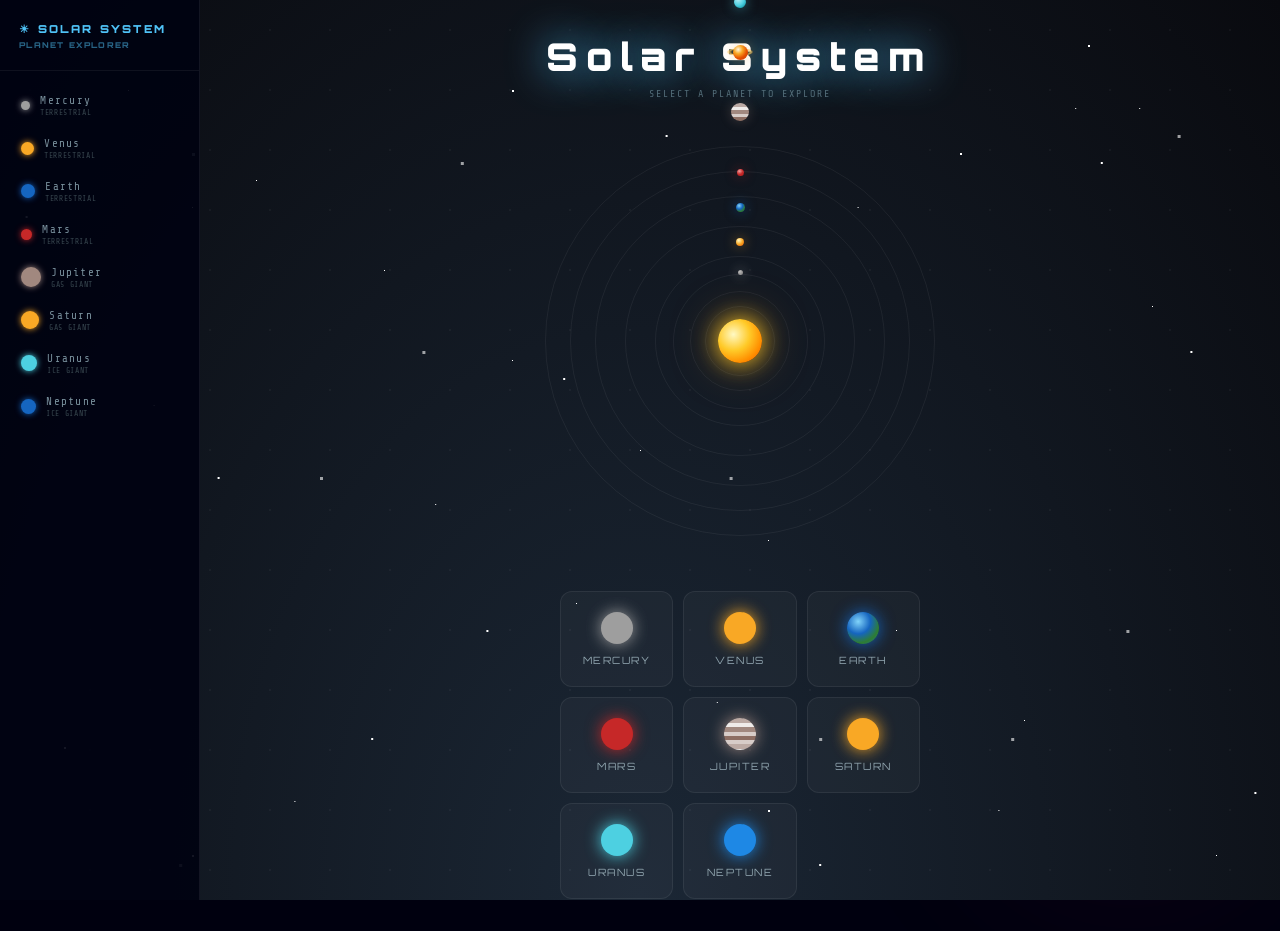
<file: index.html>
<!DOCTYPE html>
<html lang="en">
<head>
    <meta charset="UTF-8">
    <meta name="viewport" content="width=device-width, initial-scale=1.0">
    <title>Solar System Planet Explorer | Interactive Space Journey</title>
    <meta name="description" content="Explore the wonders of our solar system with this interactive planet explorer. Features orbital animations, detailed planetary stats, and stunning space aesthetics.">
    <meta name="keywords" content="solar system, planets, space explorer, interactive astronomy, orbits, mercury, venus, earth, mars, jupiter, saturn, uranus, neptune">
    <meta property="og:title" content="Solar System Planet Explorer">
    <meta property="og:description" content="An interactive journey through our celestial neighborhood.">
    <meta property="og:type" content="website">
    
    <style>
    @import url('https://fonts.googleapis.com/css2?family=Orbitron:wght@400;700;900&family=Share+Tech+Mono&display=swap');
    
    * {
        box-sizing: border-box;
        margin: 0;
        padding: 0;
    }

    body {
        background: #00000f;
        font-family: 'Share Tech Mono', monospace;
        min-height: 100vh;
        overflow-x: hidden;
        color: #e0f7fa;
    }

    .starfield {
        position: fixed;
        inset: 0;
        z-index: 0;
        pointer-events: none;
        background: radial-gradient(ellipse at bottom, #1B2735 0%, #090A0F 100%);
    }

    .stars-l1, .stars-l2, .stars-l3 {
        position: absolute;
        top: 0;
        left: 0;
        width: 1px;
        height: 1px;
        background: transparent;
    }

    .stars-l1 {
        box-shadow: 15vw 23vh #fff, 84vw 12vh #fff, 45vw 67vh #fff, 23vw 89vh #fff, 12vw 45vh #fff, 67vw 23vh #fff, 89vw 12vh #fff, 34vw 56vh #fff, 56vw 78vh #fff, 78vw 90vh #fff, 90vw 34vh #fff, 10vw 10vh #fff, 20vw 20vh #fff, 30vw 30vh #fff, 40vw 40vh #fff, 50vw 50vh #fff, 60vw 60vh #fff, 70vw 70vh #fff, 80vw 80vh #fff, 95vw 95vh #fff;
        animation: twinkle 4s infinite alternate;
    }

    .stars-l2 {
        box-shadow: 5vw 83vh #fff, 44vw 42vh #fff, 75vw 17vh #fff, 93vw 39vh #fff, 52vw 15vh #fff, 17vw 53vh #fff, 29vw 82vh #fff, 64vw 96vh #fff, 86vw 18vh #fff, 38vw 70vh #fff, 2vw 24vh #fff, 98vw 88vh #fff, 15vw 95vh #fff, 85vw 5vh #fff, 40vw 10vh #fff, 60vw 90vh #fff;
        width: 2px;
        height: 2px;
        animation: twinkle 6s infinite alternate-reverse;
    }

    .stars-l3 {
        box-shadow: 25vw 53vh #fff, 64vw 82vh #fff, 15vw 17vh #fff, 33vw 39vh #fff, 92vw 15vh #fff, 57vw 53vh #fff, 79vw 82vh #fff, 14vw 96vh #fff, 36vw 18vh #fff, 88vw 70vh #fff;
        width: 3px;
        height: 3px;
        opacity: 0.6;
        animation: twinkle 3s infinite alternate;
    }

    @keyframes twinkle {
        0% { opacity: 0.2; transform: scale(0.8); }
        100% { opacity: 0.8; transform: scale(1.2); }
    }

    .nebula {
        position: fixed;
        border-radius: 50%;
        filter: blur(90px);
        pointer-events: none;
        opacity: 0.1;
        z-index: 0;
        animation: nebulaFloat 25s ease-in-out infinite alternate;
    }

    @keyframes nebulaFloat {
        from { transform: translate(0, 0) scale(1); }
        to { transform: translate(60px, 40px) scale(1.15); }
    }

    .shooter {
        position: fixed;
        width: 100px;
        height: 1px;
        background: linear-gradient(90deg, #fff, transparent);
        z-index: 1;
        pointer-events: none;
        opacity: 0;
        animation: shoot 8s linear infinite;
    }

    .s1 { top: 10%; left: 20%; animation-delay: 0s; transform: rotate(35deg); }
    .s2 { top: 40%; left: 60%; animation-delay: 3s; transform: rotate(45deg); }
    .s3 { top: 70%; left: 10%; animation-delay: 6s; transform: rotate(25deg); }

    @keyframes shoot {
        0% { transform: translate(0, 0) rotate(inherit) scaleX(0); opacity: 0; }
        5% { opacity: 1; transform: translate(30px, 20px) rotate(inherit) scaleX(1); }
        15% { transform: translate(400px, 300px) rotate(inherit) scaleX(1.5); opacity: 0; }
        100% { transform: translate(400px, 300px) rotate(inherit) scaleX(1.5); opacity: 0; }
    }

    input[type=radio] {
        position: absolute;
        opacity: 0;
        width: 0;
        height: 0;
        pointer-events: none;
    }

    .shell {
        position: relative;
        z-index: 1;
        display: grid;
        grid-template-columns: 200px 1fr;
        min-height: 100vh;
    }

    .shell::before {
        content: '';
        position: fixed;
        inset: 0;
        background-image: radial-gradient(rgba(255, 255, 255, 0.04) 1px, transparent 1px);
        background-size: 60px 60px;
        pointer-events: none;
        z-index: -1;
    }

    .sidebar {
        background: rgba(0, 3, 18, 0.92);
        border-right: 1px solid rgba(255, 255, 255, 0.07);
        display: flex;
        flex-direction: column;
        padding: 1.4rem 0;
        position: sticky;
        top: 0;
        height: 100vh;
        overflow-y: auto;
    }

    .sidebar-logo {
        font-family: 'Orbitron', monospace;
        font-size: 11px;
        font-weight: 900;
        letter-spacing: 0.2em;
        color: #4fc3f7;
        padding: 0 1.2rem 1.2rem;
        border-bottom: 1px solid rgba(255, 255, 255, 0.06);
        margin-bottom: 0.8rem;
        line-height: 1.4;
    }

    .sidebar-logo span {
        display: block;
        font-size: 8px;
        opacity: 0.5;
        letter-spacing: 0.15em;
        margin-top: 2px;
    }

    .nav-item {
        display: flex;
        align-items: center;
        gap: 10px;
        padding: 10px 1.2rem;
        cursor: pointer;
        border-left: 2px solid transparent;
        transition: background 0.2s, border-color 0.2s;
        user-select: none;
    }

    .nav-item:hover {
        background: rgba(255, 255, 255, 0.04);
    }

    .nav-dot {
        width: var(--ds, 10px);
        height: var(--ds, 10px);
        border-radius: 50%;
        background: var(--pc);
        flex-shrink: 0;
        box-shadow: 0 0 6px var(--pc);
    }

    .nav-name {
        font-size: 11px;
        letter-spacing: 0.12em;
        color: #78909c;
        transition: color 0.2s;
    }

    .nav-type {
        font-size: 8px;
        color: #37474f;
        letter-spacing: 0.08em;
        display: block;
        margin-top: 1px;
    }

    .main {
        display: flex;
        flex-direction: column;
        align-items: center;
        justify-content: center;
        padding: 2rem 1rem;
        min-height: 100vh;
        position: relative;
    }

    .home-screen {
        text-align: center;
        animation: fadeUp 0.6s ease forwards;
    }

    .home-screen h1 {
        font-family: 'Orbitron', monospace;
        font-size: clamp(1.4rem, 4vw, 2.4rem);
        font-weight: 900;
        color: #fff;
        letter-spacing: 0.2em;
        text-shadow: 0 0 40px #4fc3f7;
        margin-bottom: 0.5rem;
    }

    .home-screen p {
        font-size: 10px;
        color: #546e7a;
        letter-spacing: 0.2em;
        margin-bottom: 2rem;
    }

    .home-grid {
        display: grid;
        grid-template-columns: repeat(3, 1fr);
        gap: 10px;
        max-width: 360px;
        margin: 0 auto;
    }

    .home-card {
        background: rgba(255, 255, 255, 0.03);
        border: 1px solid rgba(255, 255, 255, 0.07);
        border-radius: 12px;
        padding: 20px 10px;
        cursor: pointer;
        text-align: center;
        transition: all 0.3s cubic-bezier(0.4, 0, 0.2, 1);
    }

    .home-card:hover {
        background: rgba(255, 255, 255, 0.08);
        border-color: var(--pc);
        transform: translateY(-8px);
        box-shadow: 0 10px 30px -10px var(--pc);
    }

    .home-card .hc-dot {
        width: 32px;
        height: 32px;
        border-radius: 50%;
        margin: 0 auto 10px;
        background: var(--pc);
        box-shadow: 0 0 16px var(--pc);
        transition: transform 0.3s ease;
    }

    .home-card:hover .hc-dot {
        transform: scale(1.15);
    }

    .home-card .hc-name {
        font-family: 'Orbitron', monospace;
        font-size: 10px;
        color: #90a4ae;
        letter-spacing: 0.15em;
    }

    .home-card:hover .hc-name {
        color: #fff;
    }

    .planet-screen {
        display: none;
        width: 100%;
        flex-direction: column;
        align-items: center;
        gap: 1.5rem;
        animation: fadeSlide 0.6s cubic-bezier(0.23, 1, 0.32, 1) forwards;
    }

    @keyframes fadeSlide {
        from { opacity: 0; transform: translateY(40px) scale(0.9); }
        to { opacity: 1; transform: none; }
    }

    @keyframes fadeUp {
        from { opacity: 0; transform: translateY(20px); }
        to { opacity: 1; transform: none; }
    }

    .orbit-stage {
        position: relative;
        width: min(340px, 80vw);
        height: min(340px, 80vw);
        display: flex;
        align-items: center;
        justify-content: center;
        flex-shrink: 0;
    }

    .sun-mini {
        position: absolute;
        width: 46px;
        height: 46px;
        border-radius: 50%;
        background: radial-gradient(circle at 38% 35%, #fff9c4, #ffca28 30%, #ff8f00 65%, #e65100);
        box-shadow: 0 0 18px 8px #ffca28, 0 0 45px 18px #ff8f0077;
        animation: pulse 3s ease-in-out infinite alternate;
        z-index: 5;
    }

    .sun-mini::after {
        content: '';
        position: absolute;
        inset: -10px;
        border-radius: 50%;
        background: radial-gradient(circle, #ffca28 0%, transparent 75%);
        animation: flare 4s linear infinite;
        opacity: 0.3;
    }

    @keyframes flare {
        from { transform: rotate(0deg) scale(1); }
        to { transform: rotate(360deg) scale(1.2); }
    }

    @keyframes pulse {
        0% { box-shadow: 0 0 18px 8px #ffca28, 0 0 45px 18px #ff8f0077; }
        100% { box-shadow: 0 0 28px 14px #ffe082, 0 0 65px 28px #ff8f00aa; }
    }

    .orbit-ring {
        position: absolute;
        border-radius: 50%;
        border: 1px solid rgba(255, 255, 255, 0.1);
        width: var(--ow);
        height: var(--ow);
        animation: spin var(--period, 20s) linear infinite;
        display: flex;
        align-items: flex-start;
        justify-content: center;
        pointer-events: none;
    }

    @keyframes spin {
        from { transform: rotate(0deg); }
        to { transform: rotate(360deg); }
    }

    @keyframes spinR {
        from { transform: rotate(0deg); }
        to { transform: rotate(-360deg); }
    }

    .orbit-planet {
        width: var(--ps);
        height: var(--ps);
        border-radius: 50%;
        background: var(--pb);
        box-shadow: 0 0 12px var(--pg);
        margin-top: calc(var(--ow) / -2 - var(--ps) / 2);
        animation: spinR var(--period, 20s) linear infinite;
        pointer-events: none;
        flex-shrink: 0;
    }

    .jup-bands {
        background: repeating-linear-gradient(180deg, #bcaaa4 0, #bcaaa4 4px, #efebe9 4px, #efebe9 7px, #a1887f 7px, #a1887f 11px, #d7ccc8 11px, #d7ccc8 14px, #8d6e63 14px, #8d6e63 18px, #d7ccc8 18px, #d7ccc8 22px, #efebe9 22px, #efebe9 25px, #bcaaa4 25px, #bcaaa4 29px, #a1887f 29px, #a1887f 33px, #d7ccc8 33px, #d7ccc8 36px) !important;
    }

    .saturn-wrap-s {
        position: relative;
        width: var(--ps);
        height: var(--ps);
        margin-top: calc(var(--ow) / -2 - var(--ps) / 2);
        animation: spinR var(--period, 20s) linear infinite;
        flex-shrink: 0;
        pointer-events: none;
    }

    .saturn-body-s {
        width: 100%;
        height: 100%;
        border-radius: 50%;
        background: radial-gradient(circle at 35% 30%, #fff8e1, #f9a825, #e65100 60%, #bf360c);
        box-shadow: 0 0 14px #f9a82566;
        position: relative;
        z-index: 2;
    }

    .saturn-ring-s {
        position: absolute;
        top: 50%;
        left: 50%;
        transform: translate(-50%, -50%) rotateX(72deg);
        width: calc(var(--ps) * 2.1);
        height: calc(var(--ps) * 2.1);
        border-radius: 50%;
        background: radial-gradient(ellipse, transparent 37%, rgba(249, 168, 37, 0.5) 39%, rgba(255, 224, 130, 0.7) 48%, rgba(249, 168, 37, 0.4) 53%, transparent 56%) center/100% 100%;
        z-index: 1;
        pointer-events: none;
    }

    .stats-card {
        background: rgba(0, 4, 22, 0.85);
        border-radius: 10px;
        padding: 1.2rem 1.4rem;
        width: min(440px, 90vw);
        border: 1px solid var(--pc-border, rgba(255, 255, 255, 0.1));
    }

    .stats-top {
        display: flex;
        align-items: center;
        gap: 14px;
        margin-bottom: 1rem;
        padding-bottom: 0.9rem;
        border-bottom: 1px solid rgba(255, 255, 255, 0.06);
    }

    .stats-icon {
        width: 42px;
        height: 42px;
        border-radius: 50%;
        background: var(--pb);
        box-shadow: 0 0 16px var(--pg);
        flex-shrink: 0;
    }

    .stats-icon.jup-bands {
        border-radius: 50%;
    }

    .stats-title {
        font-family: 'Orbitron', monospace;
        font-size: 16px;
        font-weight: 900;
        letter-spacing: 0.15em;
        color: #fff;
    }

    .stats-subtitle {
        font-size: 8px;
        color: #4fc3f7;
        letter-spacing: 0.18em;
        margin-top: 3px;
        opacity: 0.75;
    }

    .stats-grid {
        display: grid;
        grid-template-columns: 1fr 1fr;
        gap: 6px;
    }

    .sstat {
        background: rgba(255, 255, 255, 0.03);
        border-radius: 5px;
        padding: 8px 10px;
        border: 1px solid rgba(255, 255, 255, 0.05);
    }

    .sstat .sk {
        font-size: 7.5px;
        color: #546e7a;
        letter-spacing: 0.1em;
        margin-bottom: 3px;
    }

    .sstat .sv {
        font-size: 11px;
        color: #e0f7fa;
        font-weight: 700;
        letter-spacing: 0.05em;
    }

    .fun-fact {
        margin-top: 10px;
        background: rgba(79, 195, 247, 0.05);
        border: 1px solid rgba(79, 195, 247, 0.15);
        border-radius: 5px;
        padding: 8px 10px;
    }

    .fun-fact .sk {
        font-size: 7.5px;
        color: #4fc3f7;
        letter-spacing: 0.1em;
        margin-bottom: 3px;
    }

    .fun-fact .sv {
        font-size: 10px;
        color: #b0bec5;
        line-height: 1.5;
    }

    .solar-system-view {
        position: relative;
        width: min(420px, 90vw);
        height: min(420px, 90vw);
        margin: 1.5rem auto 2.5rem;
        display: flex;
        align-items: center;
        justify-content: center;
    }

    .sun-main {
        width: 44px;
        height: 44px;
        background: radial-gradient(circle at 35% 35%, #fff9c4, #ffca28 40%, #ff8f00 70%, #e65100);
        border-radius: 50%;
        box-shadow: 0 0 25px #ffca28, 0 0 50px rgba(255, 143, 0, 0.4);
        position: relative;
        z-index: 2;
        animation: pulse 3s ease-in-out infinite alternate;
    }

    .solar-system-view .orbit-ring {
        border-color: rgba(255, 255, 255, 0.06);
    }

    .home-screen {
        display: block;
    }

    #r-mercury:checked ~ .shell .main .p-mercury,
    #r-venus:checked   ~ .shell .main .p-venus,
    #r-earth:checked   ~ .shell .main .p-earth,
    #r-mars:checked    ~ .shell .main .p-mars,
    #r-jupiter:checked ~ .shell .main .p-jupiter,
    #r-saturn:checked  ~ .shell .main .p-saturn,
    #r-uranus:checked  ~ .shell .main .p-uranus,
    #r-neptune:checked ~ .shell .main .p-neptune {
        display: flex;
    }

    #r-mercury:checked ~ .shell .main .home-screen,
    #r-venus:checked   ~ .shell .main .home-screen,
    #r-earth:checked   ~ .shell .main .home-screen,
    #r-mars:checked    ~ .shell .main .home-screen,
    #r-jupiter:checked ~ .shell .main .home-screen,
    #r-saturn:checked  ~ .shell .main .home-screen,
    #r-uranus:checked  ~ .shell .main .home-screen,
    #r-neptune:checked ~ .shell .main .home-screen {
        display: none;
    }

    #r-mercury:checked ~ .shell .sidebar .nav-mercury,
    #r-venus:checked   ~ .shell .sidebar .nav-venus,
    #r-earth:checked   ~ .shell .sidebar .nav-earth,
    #r-mars:checked    ~ .shell .sidebar .nav-mars,
    #r-jupiter:checked ~ .shell .sidebar .nav-jupiter,
    #r-saturn:checked  ~ .shell .sidebar .nav-saturn,
    #r-uranus:checked  ~ .shell .sidebar .nav-uranus,
    #r-neptune:checked ~ .shell .sidebar .nav-neptune {
        border-left-color: #4fc3f7;
        background: rgba(79, 195, 247, 0.07);
    }

    #r-mercury:checked ~ .shell .sidebar .nav-mercury .nav-name,
    #r-venus:checked   ~ .shell .sidebar .nav-venus .nav-name,
    #r-earth:checked   ~ .shell .sidebar .nav-earth .nav-name,
    #r-mars:checked    ~ .shell .sidebar .nav-mars .nav-name,
    #r-jupiter:checked ~ .shell .sidebar .nav-jupiter .nav-name,
    #r-saturn:checked  ~ .shell .sidebar .nav-saturn .nav-name,
    #r-uranus:checked  ~ .shell .sidebar .nav-uranus .nav-name,
    #r-neptune:checked ~ .shell .sidebar .nav-neptune .nav-name {
        color: #e0f7fa;
    }

    .back-lbl {
        font-size: 9px;
        color: #37474f;
        letter-spacing: 0.15em;
        cursor: pointer;
        margin-bottom: 0.5rem;
        transition: color 0.2s;
        align-self: flex-start;
        padding-left: 1rem;
    }

    .back-lbl:hover {
        color: #4fc3f7;
    }

    @media(max-width: 500px) {
        .shell { grid-template-columns: 1fr; }
        .sidebar {
            height: auto;
            position: static;
            flex-direction: row;
            flex-wrap: wrap;
            padding: 0.6rem;
            gap: 4px;
            border-right: none;
            border-bottom: 1px solid rgba(255, 255, 255, 0.07);
        }
        .sidebar-logo { display: none; }
        .nav-item {
            padding: 6px 10px;
            border-left: none;
            border-bottom: 2px solid transparent;
            flex-direction: column;
            gap: 3px;
            text-align: center;
        }
        .nav-type { display: none; }
        .main { min-height: auto; padding: 1.2rem 0.8rem; }
    }
    </style>
</head>
<body>
    <div class="sr-only" role="img" aria-label="Solar System Planet Explorer — click any planet from the sidebar to view its solo orbit and stats"></div>

    <!-- Radio inputs — one per planet -->
    <input type="radio" name="planet" id="r-home" checked aria-hidden="true">
    <input type="radio" name="planet" id="r-mercury" aria-hidden="true">
    <input type="radio" name="planet" id="r-venus" aria-hidden="true">
    <input type="radio" name="planet" id="r-earth" aria-hidden="true">
    <input type="radio" name="planet" id="r-mars" aria-hidden="true">
    <input type="radio" name="planet" id="r-jupiter" aria-hidden="true">
    <input type="radio" name="planet" id="r-saturn" aria-hidden="true">
    <input type="radio" name="planet" id="r-uranus" aria-hidden="true">
    <input type="radio" name="planet" id="r-neptune" aria-hidden="true">

    <div class="nebula" style="width:400px;height:400px;background:#1a237e;top:-100px;left:-100px"></div>
    <div class="nebula" style="width:300px;height:300px;background:#880e4f;bottom:0;right:0"></div>
    <div class="starfield">
        <div class="stars-l1"></div>
        <div class="stars-l2"></div>
        <div class="stars-l3"></div>
    </div>
    <div class="shooter s1"></div>
    <div class="shooter s2"></div>
    <div class="shooter s3"></div>

    <div class="shell">
        <!-- ── SIDEBAR ── -->
        <nav class="sidebar">
            <label class="sidebar-logo" for="r-home" style="cursor:pointer">☀ SOLAR SYSTEM<span>PLANET EXPLORER</span></label>

            <label class="nav-item nav-mercury" for="r-mercury" style="--pc:#9e9e9e;--ds:9px">
                <div class="nav-dot"></div>
                <div><div class="nav-name">Mercury</div><span class="nav-type">TERRESTRIAL</span></div>
            </label>
            <label class="nav-item nav-venus" for="r-venus" style="--pc:#f9a825;--ds:13px">
                <div class="nav-dot"></div>
                <div><div class="nav-name">Venus</div><span class="nav-type">TERRESTRIAL</span></div>
            </label>
            <label class="nav-item nav-earth" for="r-earth" style="--pc:#1565c0;--ds:14px">
                <div class="nav-dot"></div>
                <div><div class="nav-name">Earth</div><span class="nav-type">TERRESTRIAL</span></div>
            </label>
            <label class="nav-item nav-mars" for="r-mars" style="--pc:#c62828;--ds:11px">
                <div class="nav-dot"></div>
                <div><div class="nav-name">Mars</div><span class="nav-type">TERRESTRIAL</span></div>
            </label>
            <label class="nav-item nav-jupiter" for="r-jupiter" style="--pc:#a1887f;--ds:20px">
                <div class="nav-dot"></div>
                <div><div class="nav-name">Jupiter</div><span class="nav-type">GAS GIANT</span></div>
            </label>
            <label class="nav-item nav-saturn" for="r-saturn" style="--pc:#f9a825;--ds:18px">
                <div class="nav-dot"></div>
                <div><div class="nav-name">Saturn</div><span class="nav-type">GAS GIANT</span></div>
            </label>
            <label class="nav-item nav-uranus" for="r-uranus" style="--pc:#4dd0e1;--ds:16px">
                <div class="nav-dot"></div>
                <div><div class="nav-name">Uranus</div><span class="nav-type">ICE GIANT</span></div>
            </label>
            <label class="nav-item nav-neptune" for="r-neptune" style="--pc:#1565c0;--ds:15px">
                <div class="nav-dot"></div>
                <div><div class="nav-name">Neptune</div><span class="nav-type">ICE GIANT</span></div>
            </label>
        </nav>

        <!-- ── MAIN ── -->
        <main class="main">
            <!-- Home -->
            <div class="home-screen">
                <h1>Solar System</h1>
                <p>SELECT A PLANET TO EXPLORE</p>
                
                <div class="solar-system-view">
                    <div class="sun-main"></div>
                    <!-- Mercury -->
                    <div class="orbit-ring" style="--ow:70px;--period:4s">
                        <div class="orbit-planet" style="--ow:70px;--ps:5px;--pb:radial-gradient(circle at 35% 30%,#bdbdbd,#757575);--pg:#9e9e9e;--period:4s"></div>
                    </div>
                    <!-- Venus -->
                    <div class="orbit-ring" style="--ow:100px;--period:9s">
                        <div class="orbit-planet" style="--ow:100px;--ps:8px;--pb:radial-gradient(circle at 35% 30%,#fff9c4,#f9a825,#e65100);--pg:#f9a82588;--period:9s"></div>
                    </div>
                    <!-- Earth -->
                    <div class="orbit-ring" style="--ow:135px;--period:15s">
                        <div class="orbit-planet" style="--ow:135px;--ps:9px;--pb:radial-gradient(circle at 35% 30%,#81d4fa,#1565c0 40%,#2e7d32 70%,#1565c0);--pg:#1565c088;--period:15s"></div>
                    </div>
                    <!-- Mars -->
                    <div class="orbit-ring" style="--ow:170px;--period:28s">
                        <div class="orbit-planet" style="--ow:170px;--ps:7px;--pb:radial-gradient(circle at 35% 30%,#ef9a9a,#c62828,#b71c1c);--pg:#c6282888;--period:28s"></div>
                    </div>
                    <!-- Jupiter -->
                    <div class="orbit-ring" style="--ow:230px;--period:45s">
                        <div class="orbit-planet jup-bands" style="--ow:230px;--ps:18px;--pb:#a1887f;--pg:#a1887f55;--period:45s"></div>
                    </div>
                    <!-- Saturn -->
                    <div class="orbit-ring" style="--ow:290px;--period:65s">
                        <div class="saturn-wrap-s" style="--ow:290px;--ps:15px;--period:65s">
                            <div class="saturn-body-s"></div>
                            <div class="saturn-ring-s" style="width:calc(15px*2.2);height:calc(15px*2.2)"></div>
                        </div>
                    </div>
                    <!-- Uranus -->
                    <div class="orbit-ring" style="--ow:340px;--period:90s">
                        <div class="orbit-planet" style="--ow:340px;--ps:12px;--pb:radial-gradient(circle at 35% 30%,#b2ebf2,#4dd0e1,#00838f);--pg:#4dd0e188;--period:90s"></div>
                    </div>
                    <!-- Neptune -->
                    <div class="orbit-ring" style="--ow:390px;--period:120s">
                        <div class="orbit-planet" style="--ow:390px;--ps:11px;--pb:radial-gradient(circle at 35% 30%,#90caf9,#1565c0,#0d47a1);--pg:#1565c088;--period:120s"></div>
                    </div>
                </div>

                <div class="home-grid">
                    <label class="home-card" for="r-mercury" style="--pc:#9e9e9e"><div class="hc-dot"></div><div class="hc-name">MERCURY</div></label>
                    <label class="home-card" for="r-venus"   style="--pc:#f9a825"><div class="hc-dot"></div><div class="hc-name">VENUS</div></label>
                    <label class="home-card" for="r-earth"   style="--pc:#1565c0"><div class="hc-dot" style="background:radial-gradient(circle at 35% 30%,#81d4fa,#1565c0 40%,#2e7d32 70%,#1565c0)"></div><div class="hc-name">EARTH</div></label>
                    <label class="home-card" for="r-mars"    style="--pc:#c62828"><div class="hc-dot"></div><div class="hc-name">MARS</div></label>
                    <label class="home-card" for="r-jupiter" style="--pc:#a1887f"><div class="hc-dot" style="background:repeating-linear-gradient(180deg,#bcaaa4 0,#bcaaa4 5px,#efebe9 5px,#efebe9 9px,#a1887f 9px,#a1887f 14px,#d7ccc8 14px,#d7ccc8 18px,#8d6e63 18px,#8d6e63 22px,#d7ccc8 22px,#d7ccc8 26px);border-radius:50%"></div><div class="hc-name">JUPITER</div></label>
                    <label class="home-card" for="r-saturn"  style="--pc:#f9a825"><div class="hc-dot"></div><div class="hc-name">SATURN</div></label>
                    <label class="home-card" for="r-uranus"  style="--pc:#4dd0e1"><div class="hc-dot"></div><div class="hc-name">URANUS</div></label>
                    <label class="home-card" for="r-neptune" style="--pc:#1e88e5"><div class="hc-dot"></div><div class="hc-name">NEPTUNE</div></label>
                </div>
            </div>

            <!-- ── MERCURY ── -->
            <section class="planet-screen p-mercury">
                <label class="back-lbl" for="r-home">← BACK TO SYSTEM</label>
                <div class="orbit-stage">
                    <div class="sun-mini"></div>
                    <div class="orbit-ring" style="--ow:260px;--period:8s">
                        <div class="orbit-planet" style="--ow:260px;--ps:14px;--pb:radial-gradient(circle at 35% 30%,#bdbdbd,#757575);--pg:#9e9e9e;--period:8s"></div>
                    </div>
                </div>
                <article class="stats-card" style="--pb:radial-gradient(circle at 35% 30%,#bdbdbd,#757575);--pg:#9e9e9e88;--pc-border:#9e9e9e33">
                    <div class="stats-top">
                        <div class="stats-icon" style="background:radial-gradient(circle at 35% 30%,#bdbdbd,#757575);box-shadow:0 0 14px #9e9e9e66"></div>
                        <div><div class="stats-title">Mercury</div><div class="stats-subtitle">TERRESTRIAL · INNERMOST PLANET</div></div>
                    </div>
                    <div class="stats-grid">
                        <div class="sstat"><div class="sk">DIAMETER</div><div class="sv">4,879 km</div></div>
                        <div class="sstat"><div class="sk">MASS</div><div class="sv">3.30×10²³ kg</div></div>
                        <div class="sstat"><div class="sk">ORBIT PERIOD</div><div class="sv">88 days</div></div>
                        <div class="sstat"><div class="sk">FROM SUN</div><div class="sv">57.9M km</div></div>
                        <div class="sstat"><div class="sk">TEMP RANGE</div><div class="sv">-180°→430°C</div></div>
                        <div class="sstat"><div class="sk">MOONS</div><div class="sv">0</div></div>
                        <div class="sstat"><div class="sk">GRAVITY</div><div class="sv">3.7 m/s²</div></div>
                        <div class="sstat"><div class="sk">ORBIT SPEED</div><div class="sv">47.4 km/s</div></div>
                    </div>
                    <div class="fun-fact"><div class="sk">⚡ FUN FACT</div><div class="sv">Despite being closest to the Sun, Mercury is not the hottest planet — Venus is, due to its thick atmosphere.</div></div>
                </article>
            </section>

            <!-- ── VENUS ── -->
            <section class="planet-screen p-venus">
                <label class="back-lbl" for="r-home">← BACK TO SYSTEM</label>
                <div class="orbit-stage">
                    <div class="sun-mini"></div>
                    <div class="orbit-ring" style="--ow:260px;--period:20s">
                        <div class="orbit-planet" style="--ow:260px;--ps:20px;--pb:radial-gradient(circle at 35% 30%,#fff9c4,#f9a825,#e65100);--pg:#f9a82588;--period:20s"></div>
                    </div>
                </div>
                <article class="stats-card" style="--pc-border:#f9a82533">
                    <div class="stats-top">
                        <div class="stats-icon" style="background:radial-gradient(circle at 35% 30%,#fff9c4,#f9a825,#e65100);box-shadow:0 0 14px #f9a82566"></div>
                        <div><div class="stats-title" style="color:#ffcc02">Venus</div><div class="stats-subtitle">TERRESTRIAL · HOTTEST PLANET</div></div>
                    </div>
                    <div class="stats-grid">
                        <div class="sstat"><div class="sk">DIAMETER</div><div class="sv">12,104 km</div></div>
                        <div class="sstat"><div class="sk">MASS</div><div class="sv">4.87×10²⁴ kg</div></div>
                        <div class="sstat"><div class="sk">ORBIT PERIOD</div><div class="sv">225 days</div></div>
                        <div class="sstat"><div class="sk">FROM SUN</div><div class="sv">108.2M km</div></div>
                        <div class="sstat"><div class="sk">SURFACE TEMP</div><div class="sv">465°C avg</div></div>
                        <div class="sstat"><div class="sk">MOONS</div><div class="sv">0</div></div>
                        <div class="sstat"><div class="sk">GRAVITY</div><div class="sv">8.87 m/s²</div></div>
                        <div class="sstat"><div class="sk">ORBIT SPEED</div><div class="sv">35 km/s</div></div>
                    </div>
                    <div class="fun-fact"><div class="sk">⚡ FUN FACT</div><div class="sv">Venus rotates backwards compared to most planets. A day on Venus is longer than its year!</div></div>
                </article>
            </section>

            <!-- ── EARTH ── -->
            <section class="planet-screen p-earth">
                <label class="back-lbl" for="r-home">← BACK TO SYSTEM</label>
                <div class="orbit-stage">
                    <div class="sun-mini"></div>
                    <div class="orbit-ring" style="--ow:260px;--period:16s">
                        <div class="orbit-planet" style="--ow:260px;--ps:22px;--pb:radial-gradient(circle at 35% 30%,#81d4fa,#1565c0 40%,#2e7d32 70%,#1565c0);--pg:#1565c088;--period:16s"></div>
                    </div>
                </div>
                <article class="stats-card" style="--pc-border:#1565c033">
                    <div class="stats-top">
                        <div class="stats-icon" style="background:radial-gradient(circle at 35% 30%,#81d4fa,#1565c0 40%,#2e7d32 70%,#1565c0);box-shadow:0 0 14px #1565c066"></div>
                        <div><div class="stats-title" style="color:#4fc3f7">Earth</div><div class="stats-subtitle">TERRESTRIAL · OUR HOME</div></div>
                    </div>
                    <div class="stats-grid">
                        <div class="sstat"><div class="sk">DIAMETER</div><div class="sv">12,742 km</div></div>
                        <div class="sstat"><div class="sk">MASS</div><div class="sv">5.97×10²⁴ kg</div></div>
                        <div class="sstat"><div class="sk">ORBIT PERIOD</div><div class="sv">365.25 days</div></div>
                        <div class="sstat"><div class="sk">FROM SUN</div><div class="sv">149.6M km</div></div>
                        <div class="sstat"><div class="sk">TEMP RANGE</div><div class="sv">-88°→58°C</div></div>
                        <div class="sstat"><div class="sk">MOONS</div><div class="sv">1</div></div>
                        <div class="sstat"><div class="sk">GRAVITY</div><div class="sv">9.81 m/s²</div></div>
                        <div class="sstat"><div class="sk">ORBIT SPEED</div><div class="sv">29.8 km/s</div></div>
                    </div>
                    <div class="fun-fact"><div class="sk">⚡ FUN FACT</div><div class="sv">Earth is the only planet known to support life, with 71% of its surface covered in liquid water.</div></div>
                </article>
            </section>

            <!-- ── MARS ── -->
            <section class="planet-screen p-mars">
                <label class="back-lbl" for="r-home">← BACK TO SYSTEM</label>
                <div class="orbit-stage">
                    <div class="sun-mini"></div>
                    <div class="orbit-ring" style="--ow:260px;--period:24s">
                        <div class="orbit-planet" style="--ow:260px;--ps:17px;--pb:radial-gradient(circle at 35% 30%,#ef9a9a,#c62828,#b71c1c);--pg:#c6282888;--period:24s"></div>
                    </div>
                </div>
                <article class="stats-card" style="--pc-border:#c6282833">
                    <div class="stats-top">
                        <div class="stats-icon" style="background:radial-gradient(circle at 35% 30%,#ef9a9a,#c62828);box-shadow:0 0 14px #c6282866"></div>
                        <div><div class="stats-title" style="color:#ef5350">Mars</div><div class="stats-subtitle">TERRESTRIAL · THE RED PLANET</div></div>
                    </div>
                    <div class="stats-grid">
                        <div class="sstat"><div class="sk">DIAMETER</div><div class="sv">6,779 km</div></div>
                        <div class="sstat"><div class="sk">MASS</div><div class="sv">6.39×10²³ kg</div></div>
                        <div class="sstat"><div class="sk">ORBIT PERIOD</div><div class="sv">687 days</div></div>
                        <div class="sstat"><div class="sk">FROM SUN</div><div class="sv">227.9M km</div></div>
                        <div class="sstat"><div class="sk">TEMP RANGE</div><div class="sv">-153°→20°C</div></div>
                        <div class="sstat"><div class="sk">MOONS</div><div class="sv">2</div></div>
                        <div class="sstat"><div class="sk">GRAVITY</div><div class="sv">3.72 m/s²</div></div>
                        <div class="sstat"><div class="sk">ORBIT SPEED</div><div class="sv">24.1 km/s</div></div>
                    </div>
                    <div class="fun-fact"><div class="sk">⚡ FUN FACT</div><div class="sv">Mars has the tallest volcano in the solar system — Olympus Mons, nearly 3× the height of Mount Everest.</div></div>
                </article>
            </section>

            <!-- ── JUPITER ── -->
            <section class="planet-screen p-jupiter">
                <label class="back-lbl" for="r-home">← BACK TO SYSTEM</label>
                <div class="orbit-stage">
                    <div class="sun-mini"></div>
                    <div class="orbit-ring" style="--ow:260px;--period:30s">
                        <div class="orbit-planet jup-bands" style="--ow:260px;--ps:38px;--pb:#a1887f;--pg:#a1887f55;--period:30s"></div>
                    </div>
                </div>
                <article class="stats-card" style="--pc-border:#a1887f33">
                    <div class="stats-top">
                        <div class="stats-icon jup-bands" style="box-shadow:0 0 14px #a1887f55"></div>
                        <div><div class="stats-title" style="color:#d7ccc8">Jupiter</div><div class="stats-subtitle">GAS GIANT · LARGEST PLANET</div></div>
                    </div>
                    <div class="stats-grid">
                        <div class="sstat"><div class="sk">DIAMETER</div><div class="sv">139,820 km</div></div>
                        <div class="sstat"><div class="sk">MASS</div><div class="sv">1.90×10²⁷ kg</div></div>
                        <div class="sstat"><div class="sk">ORBIT PERIOD</div><div class="sv">11.86 years</div></div>
                        <div class="sstat"><div class="sk">FROM SUN</div><div class="sv">778.5M km</div></div>
                        <div class="sstat"><div class="sk">CLOUD TEMP</div><div class="sv">-145°C</div></div>
                        <div class="sstat"><div class="sk">MOONS</div><div class="sv">95</div></div>
                        <div class="sstat"><div class="sk">GRAVITY</div><div class="sv">24.79 m/s²</div></div>
                        <div class="sstat"><div class="sk">ORBIT SPEED</div><div class="sv">13.1 km/s</div></div>
                    </div>
                    <div class="fun-fact"><div class="sk">⚡ FUN FACT</div><div class="sv">Jupiter's Great Red Spot is a storm that has been raging for over 350 years — wider than Earth itself.</div></div>
                </article>
            </section>

            <!-- ── SATURN ── -->
            <section class="planet-screen p-saturn">
                <label class="back-lbl" for="r-home">← BACK TO SYSTEM</label>
                <div class="orbit-stage">
                    <div class="sun-mini"></div>
                    <div class="orbit-ring" style="--ow:260px;--period:28s;pointer-events:none">
                        <div class="saturn-wrap-s" style="--ow:260px;--ps:32px;--period:28s">
                            <div class="saturn-body-s"></div>
                            <div class="saturn-ring-s"></div>
                        </div>
                    </div>
                </div>
                <article class="stats-card" style="--pc-border:#f9a82533">
                    <div class="stats-top">
                        <div class="stats-icon" style="background:radial-gradient(circle at 35% 30%,#fff8e1,#f9a825,#e65100 60%,#bf360c);box-shadow:0 0 14px #f9a82566"></div>
                        <div><div class="stats-title" style="color:#ffe082">Saturn</div><div class="stats-subtitle">GAS GIANT · LORD OF THE RINGS</div></div>
                    </div>
                    <div class="stats-grid">
                        <div class="sstat"><div class="sk">DIAMETER</div><div class="sv">116,460 km</div></div>
                        <div class="sstat"><div class="sk">MASS</div><div class="sv">5.68×10²⁶ kg</div></div>
                        <div class="sstat"><div class="sk">ORBIT PERIOD</div><div class="sv">29.46 years</div></div>
                        <div class="sstat"><div class="sk">FROM SUN</div><div class="sv">1.43B km</div></div>
                        <div class="sstat"><div class="sk">CLOUD TEMP</div><div class="sv">-178°C</div></div>
                        <div class="sstat"><div class="sk">MOONS</div><div class="sv">146</div></div>
                        <div class="sstat"><div class="sk">GRAVITY</div><div class="sv">10.44 m/s²</div></div>
                        <div class="sstat"><div class="sk">ORBIT SPEED</div><div class="sv">9.7 km/s</div></div>
                    </div>
                    <div class="fun-fact"><div class="sk">⚡ FUN FACT</div><div class="sv">Saturn is so light it would float on water — it's the least dense planet in the solar system.</div></div>
                </article>
            </section>

            <!-- ── URANUS ── -->
            <section class="planet-screen p-uranus">
                <label class="back-lbl" for="r-home">← BACK TO SYSTEM</label>
                <div class="orbit-stage">
                    <div class="sun-mini"></div>
                    <div class="orbit-ring" style="--ow:260px;--period:22s">
                        <div class="orbit-planet" style="--ow:260px;--ps:26px;--pb:radial-gradient(circle at 35% 30%,#b2ebf2,#4dd0e1,#00838f);--pg:#4dd0e188;--period:22s"></div>
                    </div>
                </div>
                <article class="stats-card" style="--pc-border:#4dd0e133">
                    <div class="stats-top">
                        <div class="stats-icon" style="background:radial-gradient(circle at 35% 30%,#b2ebf2,#4dd0e1,#00838f);box-shadow:0 0 14px #4dd0e166"></div>
                        <div><div class="stats-title" style="color:#4dd0e1">Uranus</div><div class="stats-subtitle">ICE GIANT · TILTED PLANET</div></div>
                    </div>
                    <div class="stats-grid">
                        <div class="sstat"><div class="sk">DIAMETER</div><div class="sv">50,724 km</div></div>
                        <div class="sstat"><div class="sk">MASS</div><div class="sv">8.68×10²⁵ kg</div></div>
                        <div class="sstat"><div class="sk">ORBIT PERIOD</div><div class="sv">84 years</div></div>
                        <div class="sstat"><div class="sk">FROM SUN</div><div class="sv">2.87B km</div></div>
                        <div class="sstat"><div class="sk">CLOUD TEMP</div><div class="sv">-224°C</div></div>
                        <div class="sstat"><div class="sk">MOONS</div><div class="sv">27</div></div>
                        <div class="sstat"><div class="sk">GRAVITY</div><div class="sv">8.69 m/s²</div></div>
                        <div class="sstat"><div class="sk">ORBIT SPEED</div><div class="sv">6.8 km/s</div></div>
                    </div>
                    <div class="fun-fact"><div class="sk">⚡ FUN FACT</div><div class="sv">Uranus is tilted 98° on its side — it essentially rolls around the Sun like a bowling ball.</div></div>
                </article>
            </section>

            <!-- ── NEPTUNE ── -->
            <section class="planet-screen p-neptune">
                <label class="back-lbl" for="r-home">← BACK TO SYSTEM</label>
                <div class="orbit-stage">
                    <div class="sun-mini"></div>
                    <div class="orbit-ring" style="--ow:260px;--period:32s">
                        <div class="orbit-planet" style="--ow:260px;--ps:24px;--pb:radial-gradient(circle at 35% 30%,#90caf9,#1565c0,#0d47a1);--pg:#1565c088;--period:32s"></div>
                    </div>
                </div>
                <article class="stats-card" style="--pc-border:#1565c033">
                    <div class="stats-top">
                        <div class="stats-icon" style="background:radial-gradient(circle at 35% 30%,#90caf9,#1565c0,#0d47a1);box-shadow:0 0 14px #1565c066"></div>
                        <div><div class="stats-title" style="color:#90caf9">Neptune</div><div class="stats-subtitle">ICE GIANT · FARTHEST PLANET</div></div>
                    </div>
                    <div class="stats-grid">
                        <div class="sstat"><div class="sk">DIAMETER</div><div class="sv">49,244 km</div></div>
                        <div class="sstat"><div class="sk">MASS</div><div class="sv">1.02×10²⁶ kg</div></div>
                        <div class="sstat"><div class="sk">ORBIT PERIOD</div><div class="sv">164.8 years</div></div>
                        <div class="sstat"><div class="sk">FROM SUN</div><div class="sv">4.49B km</div></div>
                        <div class="sstat"><div class="sk">CLOUD TEMP</div><div class="sv">-218°C</div></div>
                        <div class="sstat"><div class="sk">MOONS</div><div class="sv">16</div></div>
                        <div class="sstat"><div class="sk">GRAVITY</div><div class="sv">11.15 m/s²</div></div>
                        <div class="sstat"><div class="sk">ORBIT SPEED</div><div class="sv">5.4 km/s</div></div>
                    </div>
                    <div class="fun-fact"><div class="sk">⚡ FUN FACT</div><div class="sv">Neptune has the fastest winds in the solar system — reaching up to 2,100 km/h, faster than sound on Earth.</div></div>
                </article>
            </section>
        </main>
    </div>
</body>
</html>
</file>
